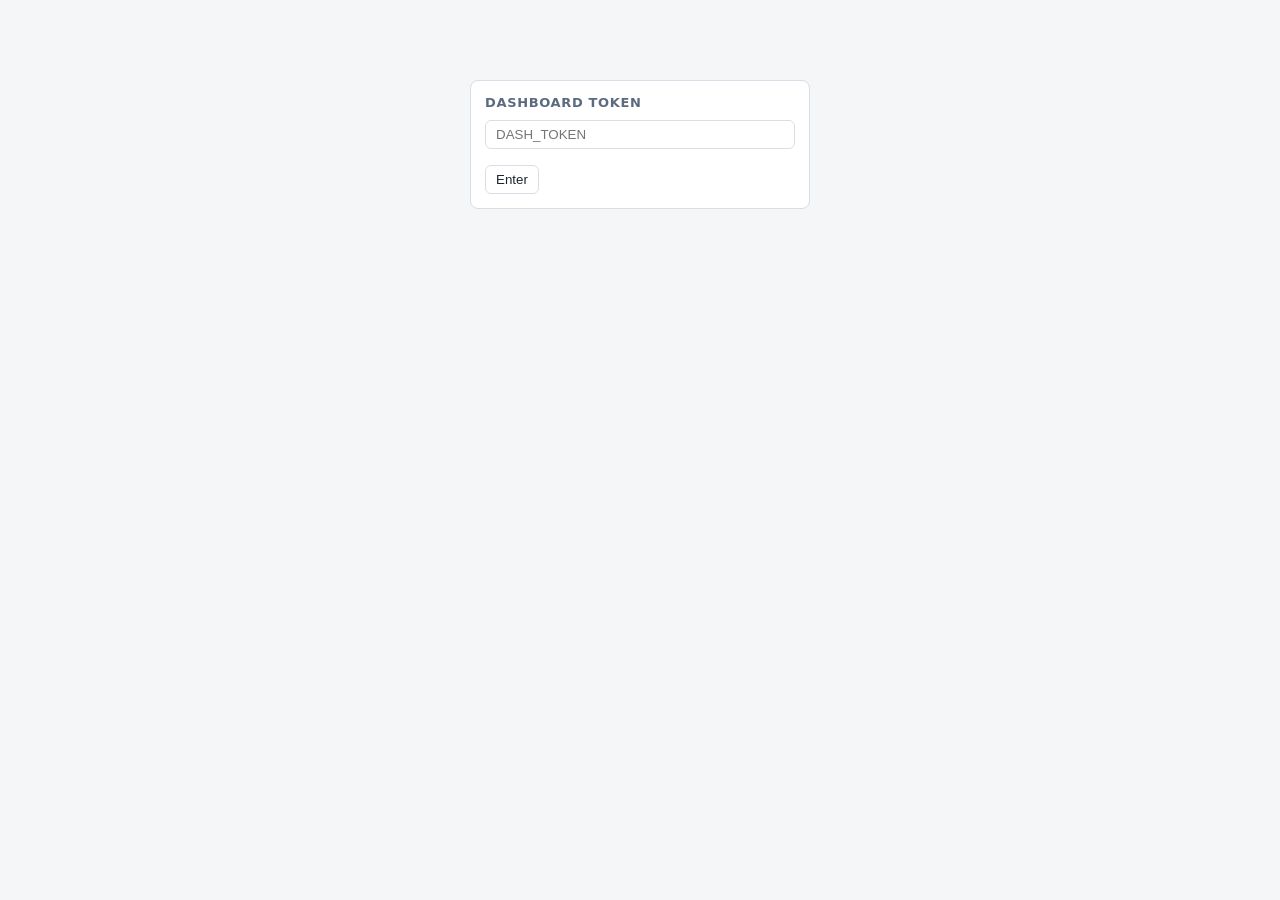
<file: honeypot2/dashboard/static/index.html>
<!doctype html>
<html lang="en"><head><meta charset="utf-8"><meta name="viewport" content="width=device-width,initial-scale=1">
<title>Honeypot Control</title>
<style>
:root{--bg:#0f1419;--card:#18202a;--line:#263241;--fg:#e6edf3;--mut:#8b9bb0;--ok:#3fb950;--warn:#d29922;--bad:#f85149;--acc:#58a6ff}
@media (prefers-color-scheme:light){:root{--bg:#f4f6f8;--card:#fff;--line:#d8dee6;--fg:#1c2530;--mut:#5b6b7e}}
*{box-sizing:border-box}body{margin:0;background:var(--bg);color:var(--fg);font:14px system-ui,sans-serif}
header{display:flex;justify-content:space-between;align-items:center;padding:14px 16px;border-bottom:1px solid var(--line)}
h1{font-size:17px;margin:0}main{padding:16px;display:grid;gap:16px;max-width:1200px;margin:auto}
.kpis{display:grid;grid-template-columns:repeat(auto-fit,minmax(150px,1fr));gap:12px}
.card{background:var(--card);border:1px solid var(--line);border-radius:8px;padding:14px;overflow:auto}
.kpi b{display:block;font-size:26px}.kpi span,.mut{color:var(--mut);font-size:12px}
.grid{display:grid;grid-template-columns:repeat(auto-fit,minmax(320px,1fr));gap:16px}
h2{font-size:13px;margin:0 0 10px;color:var(--mut);text-transform:uppercase;letter-spacing:.05em}
table{width:100%;border-collapse:collapse;font-size:12.5px}td,th{padding:5px 6px;text-align:left;border-bottom:1px solid var(--line);white-space:nowrap}
.bar{height:8px;background:var(--acc);border-radius:4px}.row{display:grid;grid-template-columns:130px 1fr 40px;gap:8px;align-items:center;margin:5px 0}
.sev{display:inline-block;min-width:22px;text-align:center;border-radius:4px;color:#fff;padding:1px 4px;font-weight:600}
.s0{background:#4b5563}.s1{background:var(--acc)}.s2{background:var(--warn)}.s3{background:var(--bad)}
.canary{border-color:var(--bad)}button,input{background:var(--card);color:var(--fg);border:1px solid var(--line);border-radius:6px;padding:6px 10px}
#login{max-width:340px;margin:80px auto}.hide{display:none}
</style></head><body>
<div id="login" class="card hide"><h2>Dashboard token</h2><input id="tok" type="password" placeholder="DASH_TOKEN" style="width:100%"><br><br><button onclick="saveTok()">Enter</button></div>
<div id="app" class="hide">
<header><h1>🍯 Honeypot Control</h1><span class="mut" id="stamp"></span></header>
<main>
<div class="kpis" id="kpis"></div>
<div class="card canary hide" id="canbox"><h2>🚨 Canary credentials reused</h2><div id="canary"></div></div>
<div class="grid">
 <div class="card"><h2>Activity (per hour)</h2><div id="timeline"></div></div>
 <div class="card"><h2>Attack categories</h2><div id="cats"></div></div>
 <div class="card"><h2>MITRE ATT&amp;CK</h2><div id="mitre"></div></div>
</div>
<div class="card"><h2>Top attackers <a class="mut" href="#" id="bl">download blocklist</a></h2><div id="ips"></div></div>
<div class="card"><h2>Live feed</h2><div id="feed"></div></div>
</main></div>
<script>
let T=localStorage.getItem('tok')||'';const $=id=>document.getElementById(id);
const esc=s=>String(s??'').replace(/[&<>"]/g,c=>({'&':'&amp;','<':'&lt;','>':'&gt;','"':'&quot;'}[c]));
function saveTok(){T=$('tok').value;localStorage.setItem('tok',T);boot()}
async function api(p){const r=await fetch('/api/'+p,{headers:{'X-Token':T}});if(r.status==401){localStorage.removeItem('tok');$('app').classList.add('hide');$('login').classList.remove('hide');throw 0}return r.json()}
const sev=n=>`<span class="sev s${n>=8?3:n>=5?2:n>=2?1:0}">${n}</span>`;
function bars(rows,k,v,w){const m=Math.max(1,...rows.map(r=>r[v]));return rows.map(r=>`<div class="row"><span>${esc(r[k]||'-')}</span><div class="bar" style="width:${r[v]/m*100}%"></div><span class="mut">${r[v]}</span></div>`).join('')||'<span class="mut">no data yet</span>'}
async function refresh(){
 const [s,ev,ips,cats,mit,tl,can]=await Promise.all(['summary','events?limit=40','top_ips','categories','mitre','timeline','canaries'].map(api));
 $('kpis').innerHTML=[['Events',s.events],['Unique IPs',s.ips],['High severity',s.high],['Canary hits',s.canary]].map(([a,b])=>`<div class="card kpi"><b>${b}</b><span>${a}</span></div>`).join('');
 $('stamp').textContent='last event: '+(s.last_event||'none')+' · refreshed '+new Date().toLocaleTimeString();
 $('timeline').innerHTML=bars(tl.slice(-12).map(r=>({h:r.hour.slice(5).replace('T',' ')+'h',n:r.n})),'h','n');
 $('cats').innerHTML=bars(cats,'category','n');$('mitre').innerHTML=bars(mit,'mitre','n');
 $('ips').innerHTML='<table><tr><th>IP</th><th>Country</th><th>Hits</th><th>Score</th><th>Last seen</th><th></th></tr>'+ips.map(r=>`<tr><td>${esc(r.ip)}</td><td>${esc(r.country||'?')}</td><td>${r.hits}</td><td>${r.score}</td><td>${esc(r.last_seen)}</td><td>${r.blocked?'blocked':`<button onclick="blk('${esc(r.ip)}')">block</button>`}</td></tr>`).join('')+'</table>';
 $('feed').innerHTML='<table><tr><th>Time</th><th>Sev</th><th>IP</th><th>Request</th><th>Category</th><th>Tags</th></tr>'+ev.map(r=>`<tr><td>${esc(r.ts.slice(11,19))}</td><td>${sev(r.severity)}</td><td>${esc(r.ip)}</td><td>${esc(r.method)} ${esc(r.path.slice(0,60))}</td><td>${esc(r.category)}</td><td>${esc(r.tags.join(', '))}</td></tr>`).join('')+'</table>';
 $('canbox').classList.toggle('hide',!can.length);
 $('canary').innerHTML=can.map(c=>`<div>${esc(c.ts)} — <b>${esc(c.ip)}</b> used a ${esc(c.kind)} secret issued to <b>${esc(c.issued_to)}</b> via ${esc(c.method)} ${esc(c.path)}</div>`).join('');
}
async function blk(ip){await fetch('/api/block/'+ip,{method:'POST',headers:{'X-Token':T}});refresh()}
$('bl').onclick=e=>{e.preventDefault();window.open('/api/blocklist.txt?token='+encodeURIComponent(T))}
function boot(){$('login').classList.add('hide');$('app').classList.remove('hide');refresh().catch(()=>{});setInterval(()=>refresh().catch(()=>{}),5000)}
T?boot():$('login').classList.remove('hide');
</script></body></html>
</file>
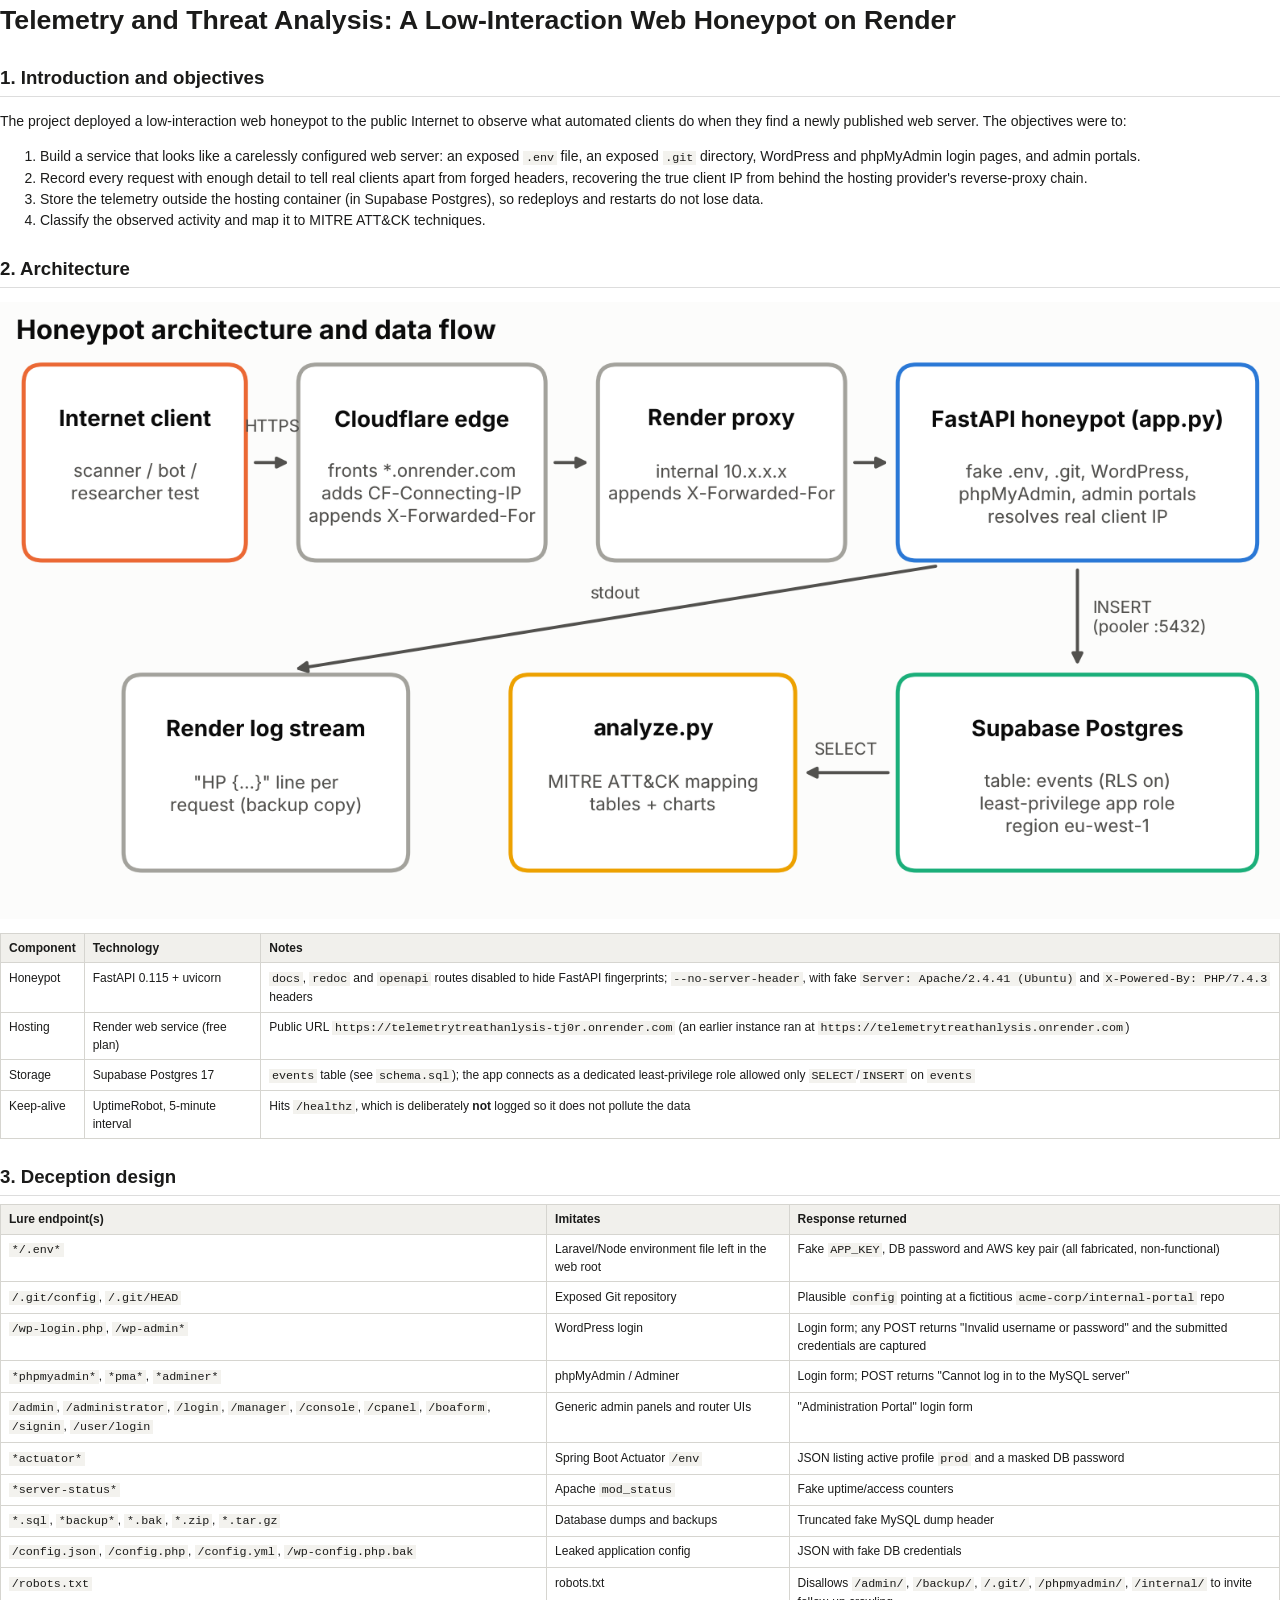
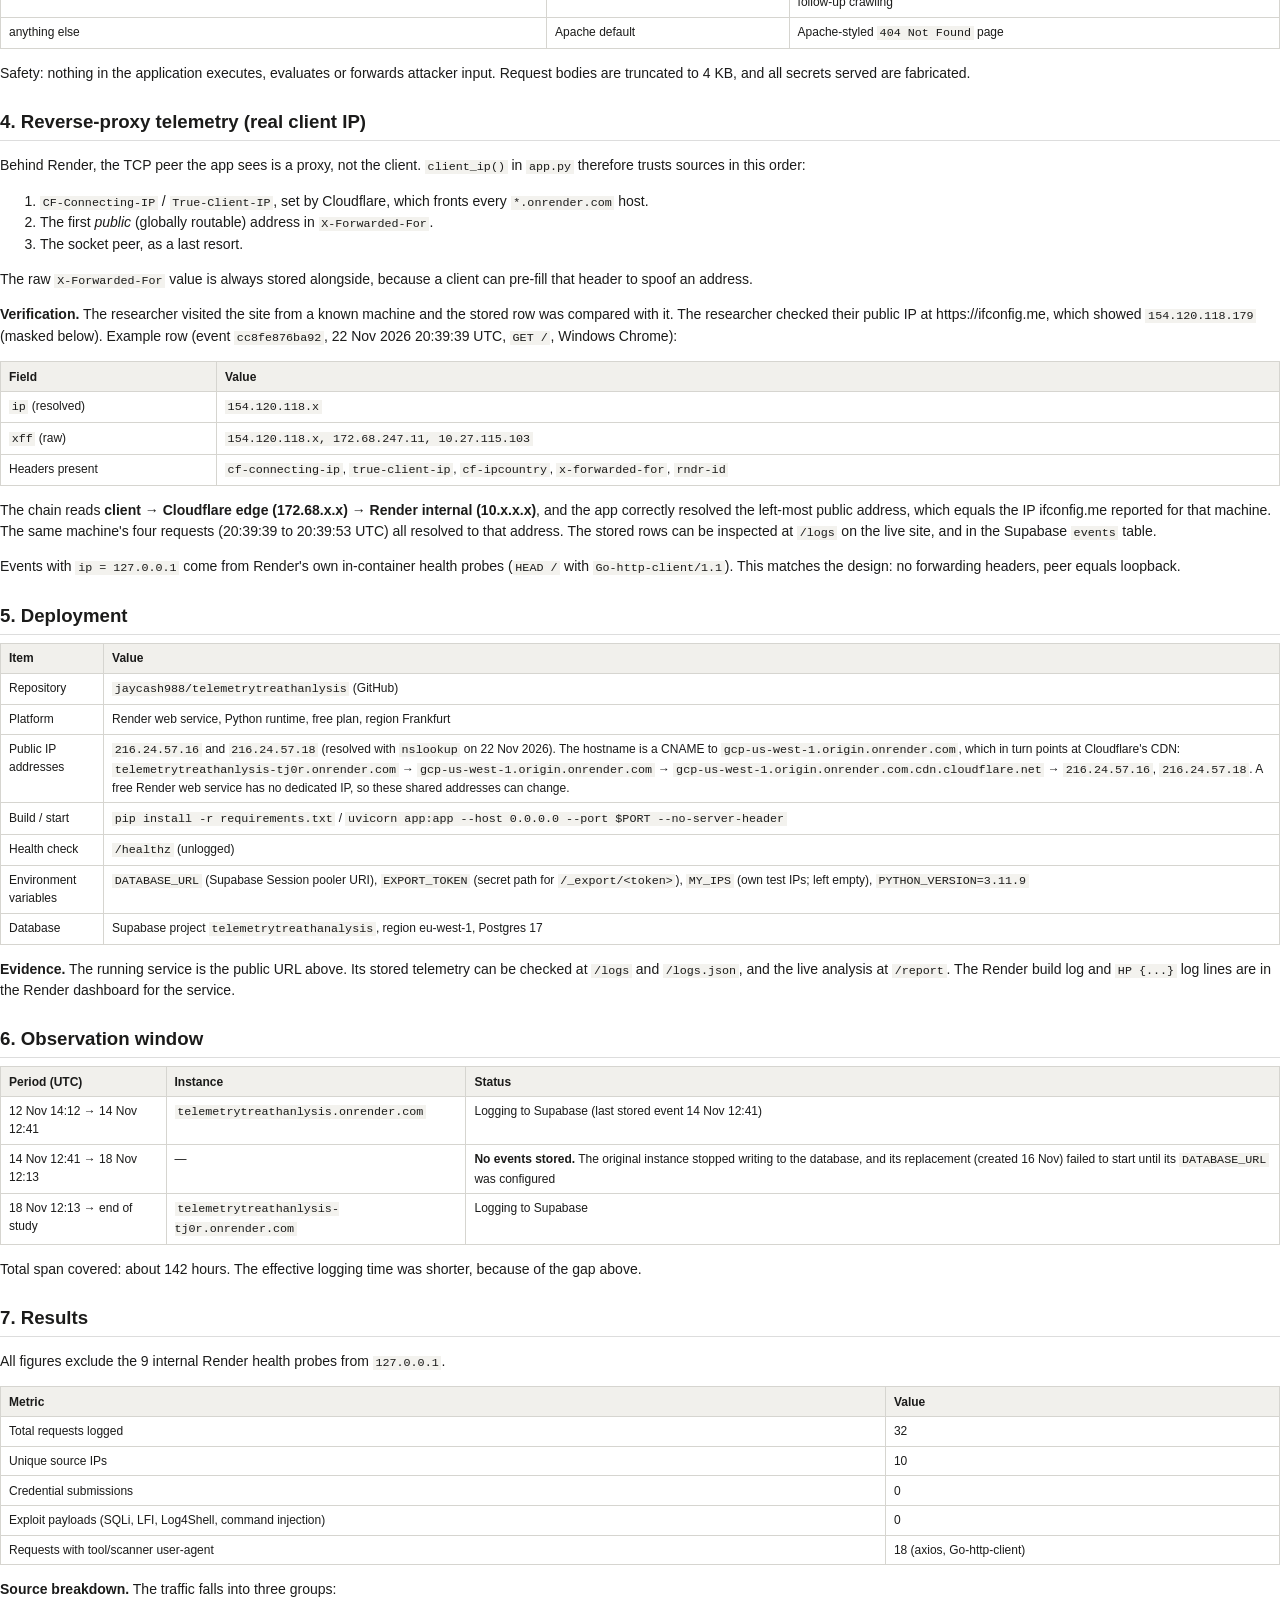
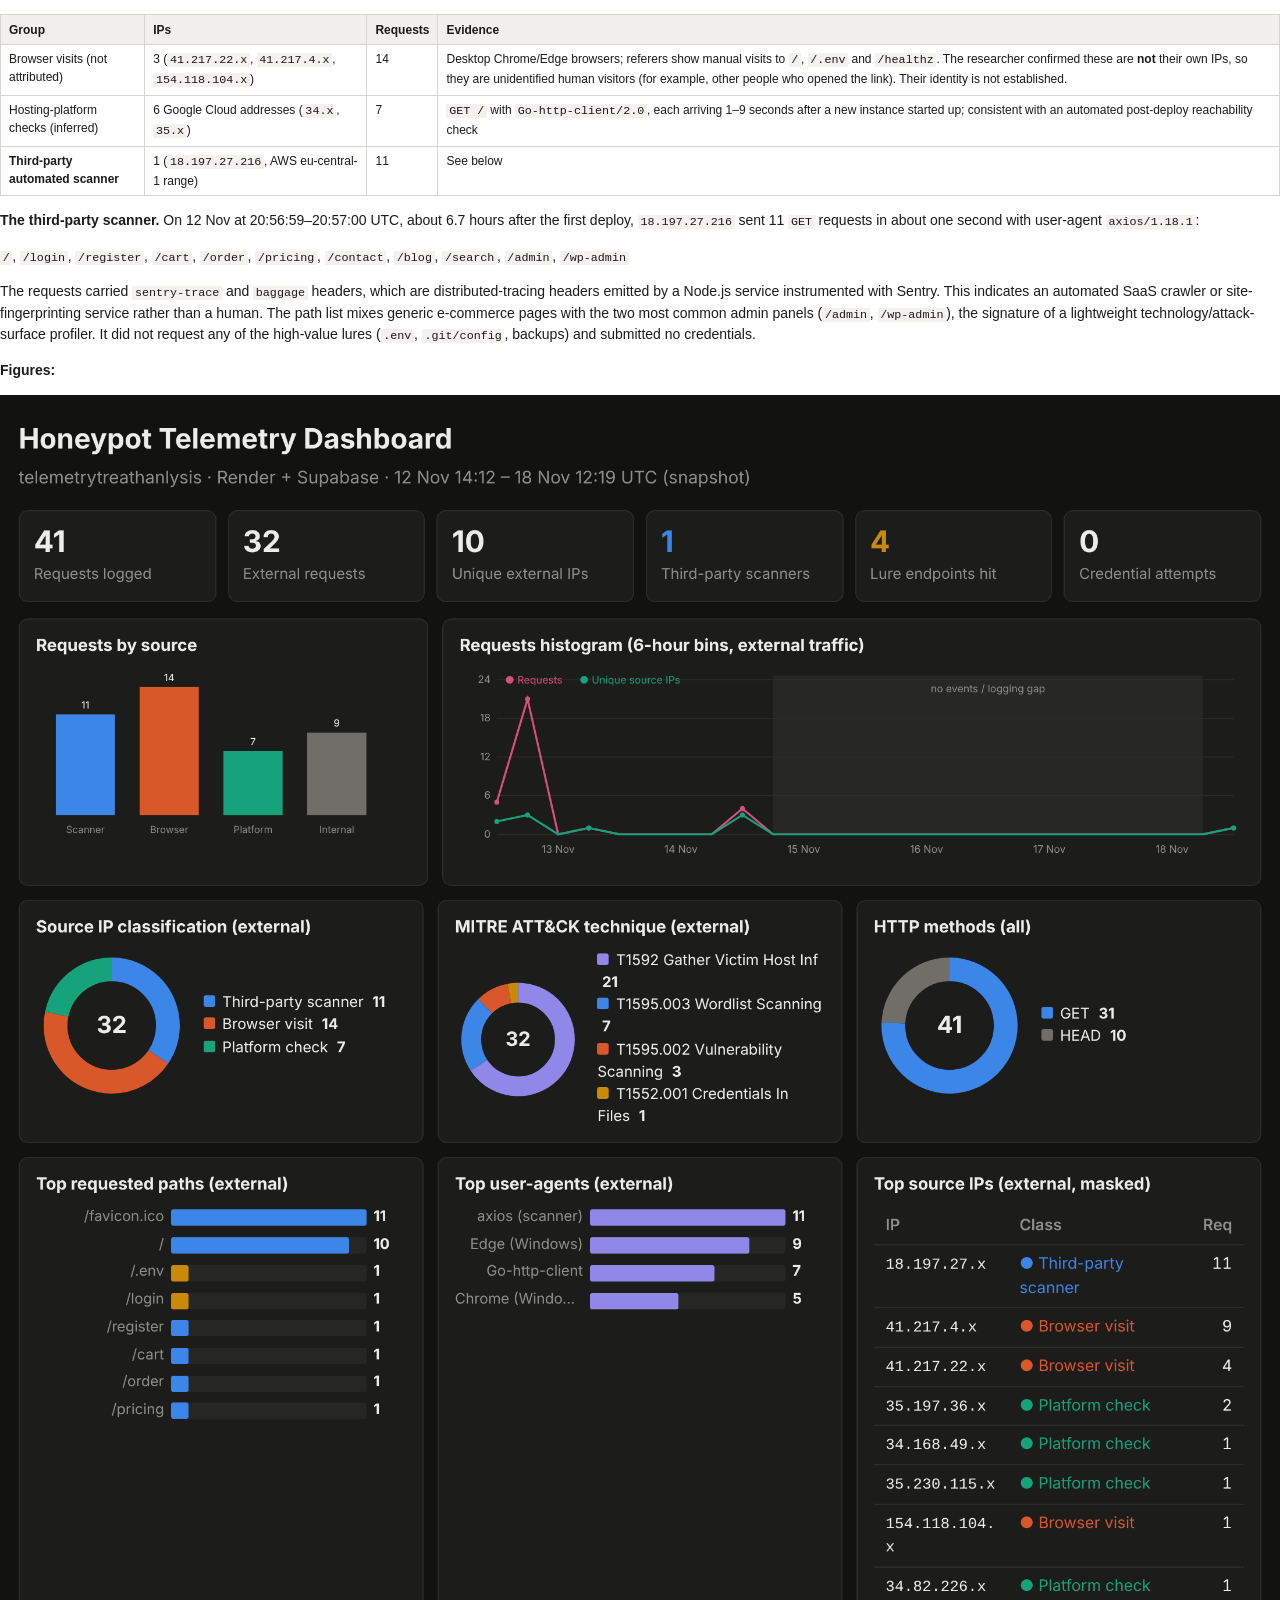
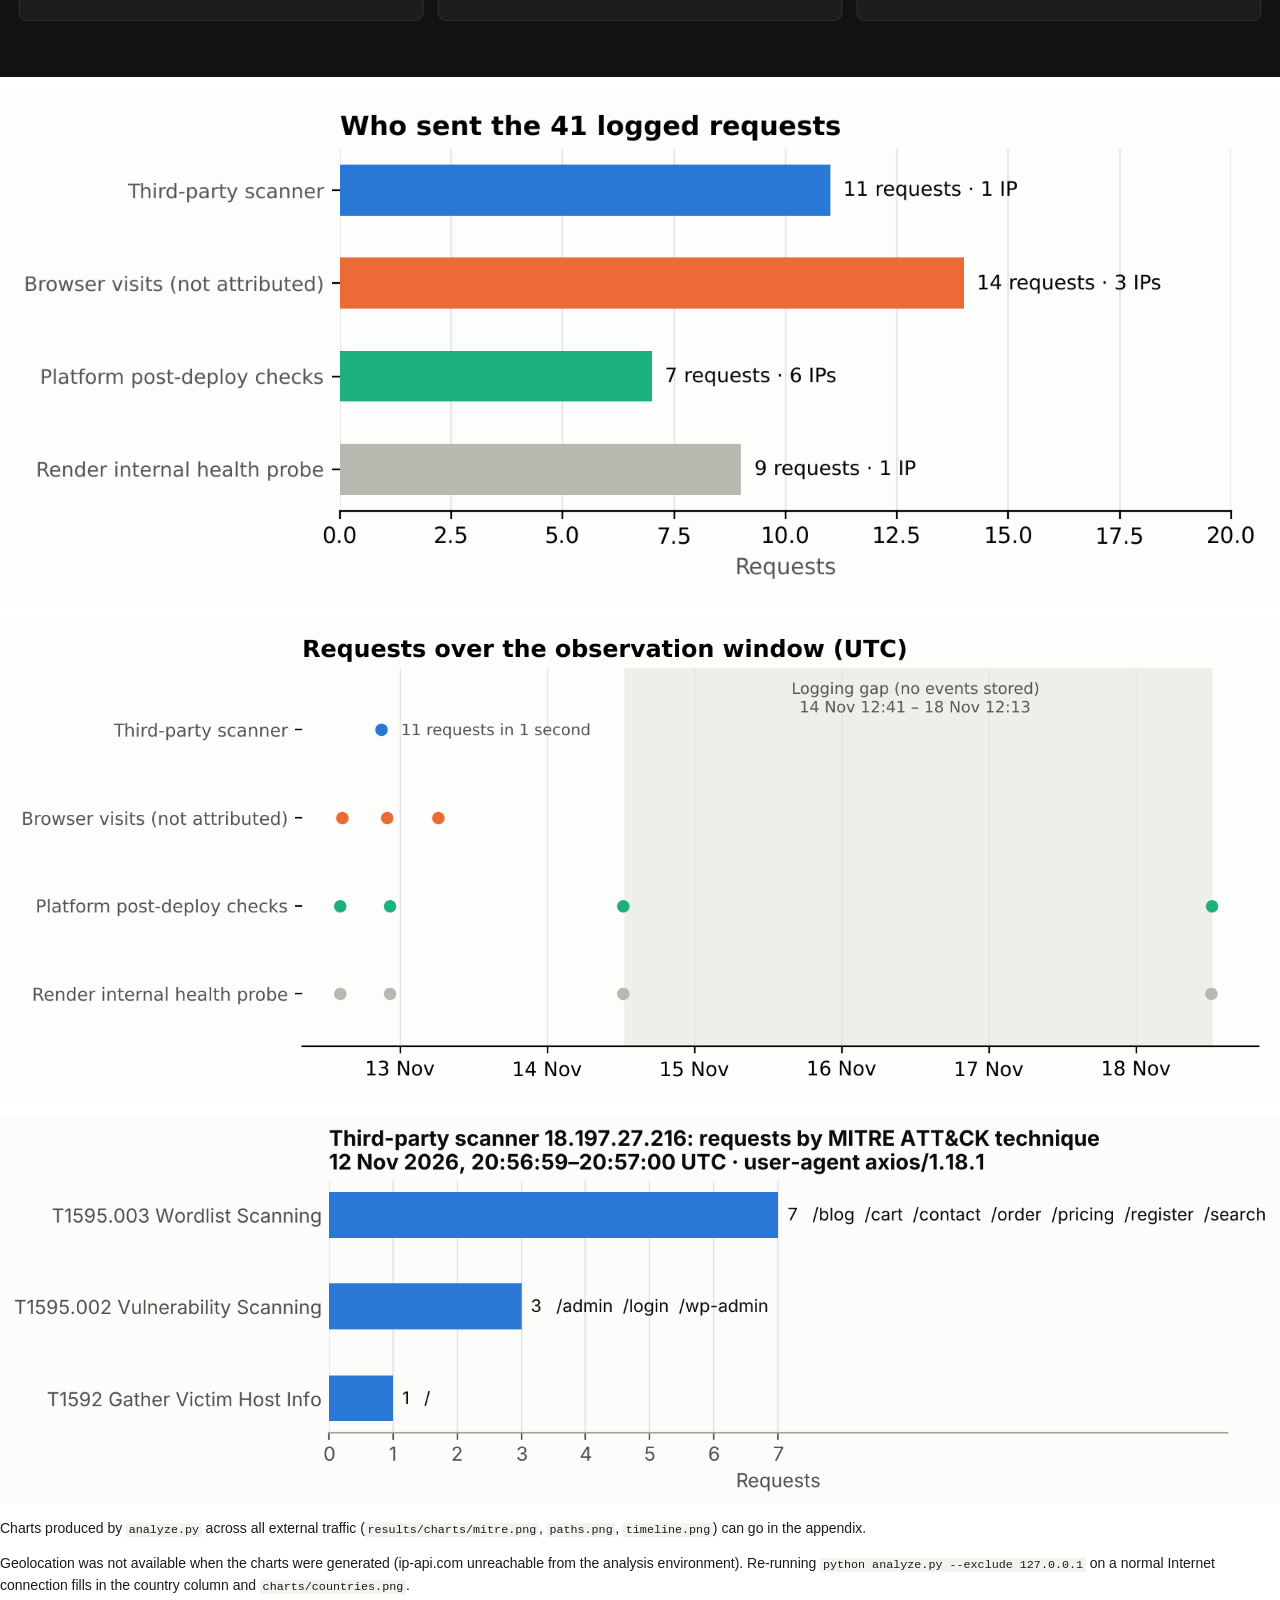
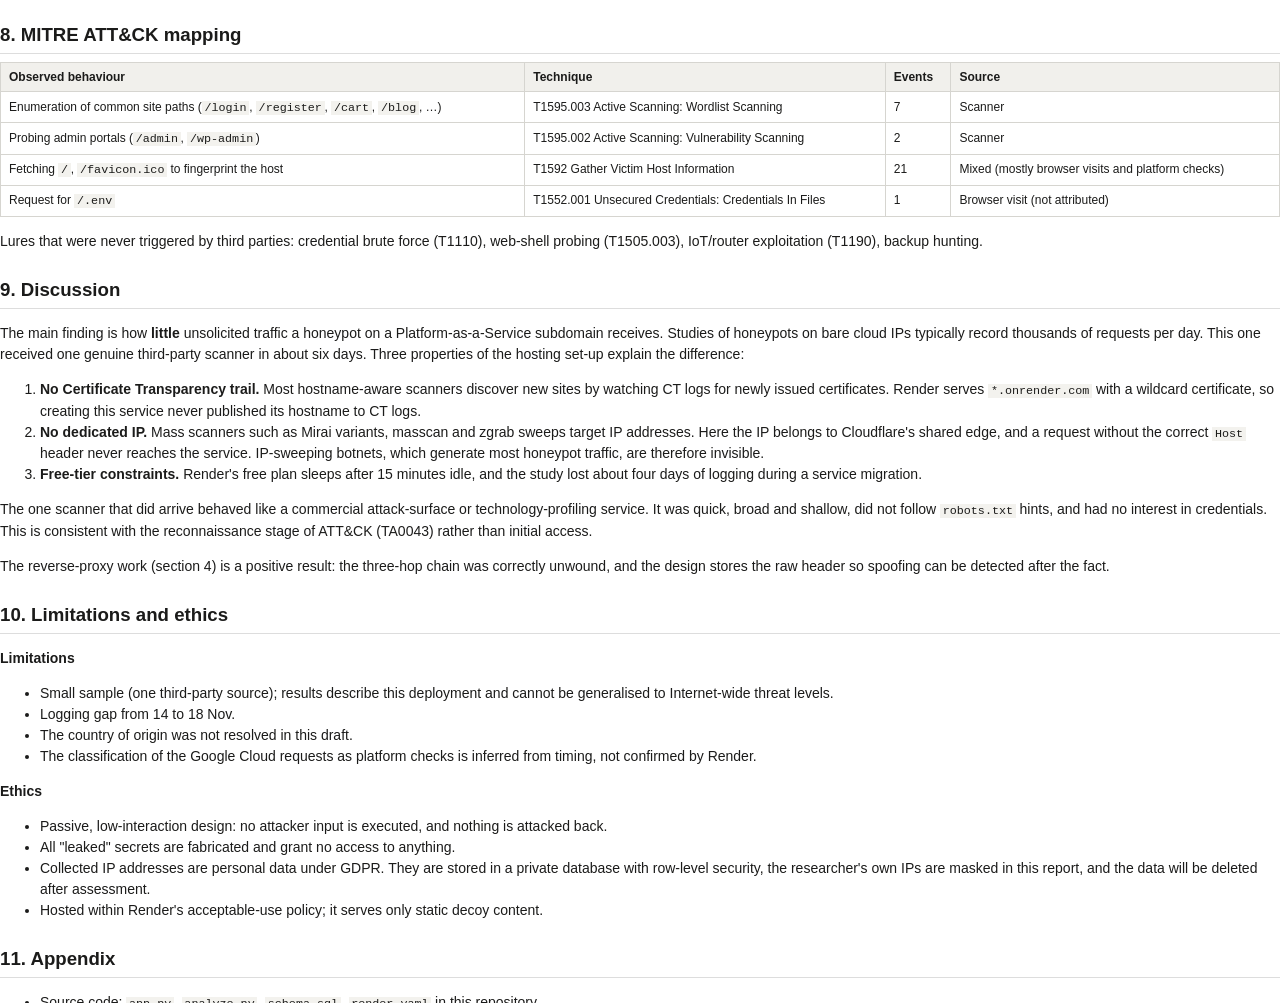
<file: results/report.html>
<!doctype html><html><head><meta charset='utf-8'><title>Honeypot Report</title><style>body{font-family:'Helvetica Neue',Arial,sans-serif;font-size:10.5pt;line-height:1.5;color:#1b1b1a;max-width:none;margin:0}
h1{font-size:20pt;margin:0 0 6pt}h2{font-size:14pt;margin:18pt 0 6pt;border-bottom:1px solid #ddd;padding-bottom:3pt;page-break-after:avoid}
table{border-collapse:collapse;width:100%;margin:6pt 0 10pt;font-size:9pt;page-break-inside:avoid}th,td{border:1px solid #d6d5d0;padding:4pt 6pt;text-align:left;vertical-align:top}th{background:#f1f0ec}
code{font-family:Menlo,Consolas,monospace;font-size:8.8pt;background:#f3f2ee;padding:0 2pt}pre{background:#f3f2ee;padding:8pt;font-size:8.3pt;overflow:hidden;page-break-inside:avoid}pre code{background:none}
img{max-width:100%;display:block;margin:8pt auto;page-break-inside:avoid}blockquote{border-left:3px solid #eda100;margin:0;padding:2pt 10pt;background:#fdf6e6}</style></head><body><h1>Telemetry and Threat Analysis: A Low-Interaction Web Honeypot on Render</h1>
<h2>1. Introduction and objectives</h2>
<p>The project deployed a low-interaction web honeypot to the public Internet to observe what automated clients do when they find a newly published web server. The objectives were to:</p>
<ol>
<li>Build a service that looks like a carelessly configured web server: an exposed <code>.env</code> file, an exposed <code>.git</code> directory, WordPress and phpMyAdmin login pages, and admin portals.</li>
<li>Record every request with enough detail to tell real clients apart from forged headers, recovering the true client IP from behind the hosting provider's reverse-proxy chain.</li>
<li>Store the telemetry outside the hosting container (in Supabase Postgres), so redeploys and restarts do not lose data.</li>
<li>Classify the observed activity and map it to MITRE ATT&amp;CK techniques.</li>
</ol>
<h2>2. Architecture</h2>
<p><img alt="Architecture and data flow" src="charts/fig_architecture.png" /></p>
<table>
<thead>
<tr>
<th>Component</th>
<th>Technology</th>
<th>Notes</th>
</tr>
</thead>
<tbody>
<tr>
<td>Honeypot</td>
<td>FastAPI 0.115 + uvicorn</td>
<td><code>docs</code>, <code>redoc</code> and <code>openapi</code> routes disabled to hide FastAPI fingerprints; <code>--no-server-header</code>, with fake <code>Server: Apache/2.4.41 (Ubuntu)</code> and <code>X-Powered-By: PHP/7.4.3</code> headers</td>
</tr>
<tr>
<td>Hosting</td>
<td>Render web service (free plan)</td>
<td>Public URL <code>https://telemetrytreathanlysis-tj0r.onrender.com</code> (an earlier instance ran at <code>https://telemetrytreathanlysis.onrender.com</code>)</td>
</tr>
<tr>
<td>Storage</td>
<td>Supabase Postgres 17</td>
<td><code>events</code> table (see <code>schema.sql</code>); the app connects as a dedicated least-privilege role allowed only <code>SELECT</code>/<code>INSERT</code> on <code>events</code></td>
</tr>
<tr>
<td>Keep-alive</td>
<td>UptimeRobot, 5-minute interval</td>
<td>Hits <code>/healthz</code>, which is deliberately <strong>not</strong> logged so it does not pollute the data</td>
</tr>
</tbody>
</table>
<h2>3. Deception design</h2>
<table>
<thead>
<tr>
<th>Lure endpoint(s)</th>
<th>Imitates</th>
<th>Response returned</th>
</tr>
</thead>
<tbody>
<tr>
<td><code>*/.env*</code></td>
<td>Laravel/Node environment file left in the web root</td>
<td>Fake <code>APP_KEY</code>, DB password and AWS key pair (all fabricated, non-functional)</td>
</tr>
<tr>
<td><code>/.git/config</code>, <code>/.git/HEAD</code></td>
<td>Exposed Git repository</td>
<td>Plausible <code>config</code> pointing at a fictitious <code>acme-corp/internal-portal</code> repo</td>
</tr>
<tr>
<td><code>/wp-login.php</code>, <code>/wp-admin*</code></td>
<td>WordPress login</td>
<td>Login form; any POST returns "Invalid username or password" and the submitted credentials are captured</td>
</tr>
<tr>
<td><code>*phpmyadmin*</code>, <code>*pma*</code>, <code>*adminer*</code></td>
<td>phpMyAdmin / Adminer</td>
<td>Login form; POST returns "Cannot log in to the MySQL server"</td>
</tr>
<tr>
<td><code>/admin</code>, <code>/administrator</code>, <code>/login</code>, <code>/manager</code>, <code>/console</code>, <code>/cpanel</code>, <code>/boaform</code>, <code>/signin</code>, <code>/user/login</code></td>
<td>Generic admin panels and router UIs</td>
<td>"Administration Portal" login form</td>
</tr>
<tr>
<td><code>*actuator*</code></td>
<td>Spring Boot Actuator <code>/env</code></td>
<td>JSON listing active profile <code>prod</code> and a masked DB password</td>
</tr>
<tr>
<td><code>*server-status*</code></td>
<td>Apache <code>mod_status</code></td>
<td>Fake uptime/access counters</td>
</tr>
<tr>
<td><code>*.sql</code>, <code>*backup*</code>, <code>*.bak</code>, <code>*.zip</code>, <code>*.tar.gz</code></td>
<td>Database dumps and backups</td>
<td>Truncated fake MySQL dump header</td>
</tr>
<tr>
<td><code>/config.json</code>, <code>/config.php</code>, <code>/config.yml</code>, <code>/wp-config.php.bak</code></td>
<td>Leaked application config</td>
<td>JSON with fake DB credentials</td>
</tr>
<tr>
<td><code>/robots.txt</code></td>
<td>robots.txt</td>
<td>Disallows <code>/admin/</code>, <code>/backup/</code>, <code>/.git/</code>, <code>/phpmyadmin/</code>, <code>/internal/</code> to invite follow-up crawling</td>
</tr>
<tr>
<td>anything else</td>
<td>Apache default</td>
<td>Apache-styled <code>404 Not Found</code> page</td>
</tr>
</tbody>
</table>
<p>Safety: nothing in the application executes, evaluates or forwards attacker input. Request bodies are truncated to 4 KB, and all secrets served are fabricated.</p>
<h2>4. Reverse-proxy telemetry (real client IP)</h2>
<p>Behind Render, the TCP peer the app sees is a proxy, not the client. <code>client_ip()</code> in <code>app.py</code> therefore trusts sources in this order:</p>
<ol>
<li><code>CF-Connecting-IP</code> / <code>True-Client-IP</code>, set by Cloudflare, which fronts every <code>*.onrender.com</code> host.</li>
<li>The first <em>public</em> (globally routable) address in <code>X-Forwarded-For</code>.</li>
<li>The socket peer, as a last resort.</li>
</ol>
<p>The raw <code>X-Forwarded-For</code> value is always stored alongside, because a client can pre-fill that header to spoof an address.</p>
<p><strong>Verification.</strong> The researcher visited the site from a known machine and the stored row was compared with it. The researcher checked their public IP at https://ifconfig.me, which showed <code>154.120.118.179</code> (masked below). Example row (event <code>cc8fe876ba92</code>, 22 Nov 2026 20:39:39 UTC, <code>GET /</code>, Windows Chrome):</p>
<table>
<thead>
<tr>
<th>Field</th>
<th>Value</th>
</tr>
</thead>
<tbody>
<tr>
<td><code>ip</code> (resolved)</td>
<td><code>154.120.118.x</code></td>
</tr>
<tr>
<td><code>xff</code> (raw)</td>
<td><code>154.120.118.x, 172.68.247.11, 10.27.115.103</code></td>
</tr>
<tr>
<td>Headers present</td>
<td><code>cf-connecting-ip</code>, <code>true-client-ip</code>, <code>cf-ipcountry</code>, <code>x-forwarded-for</code>, <code>rndr-id</code></td>
</tr>
</tbody>
</table>
<p>The chain reads <strong>client → Cloudflare edge (172.68.x.x) → Render internal (10.x.x.x)</strong>, and the app correctly resolved the left-most public address, which equals the IP ifconfig.me reported for that machine. The same machine's four requests (20:39:39 to 20:39:53 UTC) all resolved to that address. The stored rows can be inspected at <code>/logs</code> on the live site, and in the Supabase <code>events</code> table.</p>
<p>Events with <code>ip = 127.0.0.1</code> come from Render's own in-container health probes (<code>HEAD /</code> with <code>Go-http-client/1.1</code>). This matches the design: no forwarding headers, peer equals loopback.</p>
<h2>5. Deployment</h2>
<table>
<thead>
<tr>
<th>Item</th>
<th>Value</th>
</tr>
</thead>
<tbody>
<tr>
<td>Repository</td>
<td><code>jaycash988/telemetrytreathanlysis</code> (GitHub)</td>
</tr>
<tr>
<td>Platform</td>
<td>Render web service, Python runtime, free plan, region Frankfurt</td>
</tr>
<tr>
<td>Public IP addresses</td>
<td><code>216.24.57.16</code> and <code>216.24.57.18</code> (resolved with <code>nslookup</code> on 22 Nov 2026). The hostname is a CNAME to <code>gcp-us-west-1.origin.onrender.com</code>, which in turn points at Cloudflare's CDN: <code>telemetrytreathanlysis-tj0r.onrender.com</code> → <code>gcp-us-west-1.origin.onrender.com</code> → <code>gcp-us-west-1.origin.onrender.com.cdn.cloudflare.net</code> → <code>216.24.57.16</code>, <code>216.24.57.18</code>. A free Render web service has no dedicated IP, so these shared addresses can change.</td>
</tr>
<tr>
<td>Build / start</td>
<td><code>pip install -r requirements.txt</code> / <code>uvicorn app:app --host 0.0.0.0 --port $PORT --no-server-header</code></td>
</tr>
<tr>
<td>Health check</td>
<td><code>/healthz</code> (unlogged)</td>
</tr>
<tr>
<td>Environment variables</td>
<td><code>DATABASE_URL</code> (Supabase Session pooler URI), <code>EXPORT_TOKEN</code> (secret path for <code>/_export/&lt;token&gt;</code>), <code>MY_IPS</code> (own test IPs; left empty), <code>PYTHON_VERSION=3.11.9</code></td>
</tr>
<tr>
<td>Database</td>
<td>Supabase project <code>telemetrytreathanalysis</code>, region eu-west-1, Postgres 17</td>
</tr>
</tbody>
</table>
<p><strong>Evidence.</strong> The running service is the public URL above. Its stored telemetry can be checked at <code>/logs</code> and <code>/logs.json</code>, and the live analysis at <code>/report</code>. The Render build log and <code>HP {...}</code> log lines are in the Render dashboard for the service.</p>
<h2>6. Observation window</h2>
<table>
<thead>
<tr>
<th>Period (UTC)</th>
<th>Instance</th>
<th>Status</th>
</tr>
</thead>
<tbody>
<tr>
<td>12 Nov 14:12 → 14 Nov 12:41</td>
<td><code>telemetrytreathanlysis.onrender.com</code></td>
<td>Logging to Supabase (last stored event 14 Nov 12:41)</td>
</tr>
<tr>
<td>14 Nov 12:41 → 18 Nov 12:13</td>
<td>—</td>
<td><strong>No events stored.</strong> The original instance stopped writing to the database, and its replacement (created 16 Nov) failed to start until its <code>DATABASE_URL</code> was configured</td>
</tr>
<tr>
<td>18 Nov 12:13 → end of study</td>
<td><code>telemetrytreathanlysis-tj0r.onrender.com</code></td>
<td>Logging to Supabase</td>
</tr>
</tbody>
</table>
<p>Total span covered: about 142 hours. The effective logging time was shorter, because of the gap above.</p>
<h2>7. Results</h2>
<p>All figures exclude the 9 internal Render health probes from <code>127.0.0.1</code>.</p>
<table>
<thead>
<tr>
<th>Metric</th>
<th>Value</th>
</tr>
</thead>
<tbody>
<tr>
<td>Total requests logged</td>
<td>32</td>
</tr>
<tr>
<td>Unique source IPs</td>
<td>10</td>
</tr>
<tr>
<td>Credential submissions</td>
<td>0</td>
</tr>
<tr>
<td>Exploit payloads (SQLi, LFI, Log4Shell, command injection)</td>
<td>0</td>
</tr>
<tr>
<td>Requests with tool/scanner user-agent</td>
<td>18 (axios, Go-http-client)</td>
</tr>
</tbody>
</table>
<p><strong>Source breakdown.</strong> The traffic falls into three groups:</p>
<table>
<thead>
<tr>
<th>Group</th>
<th>IPs</th>
<th>Requests</th>
<th>Evidence</th>
</tr>
</thead>
<tbody>
<tr>
<td>Browser visits (not attributed)</td>
<td>3 (<code>41.217.22.x</code>, <code>41.217.4.x</code>, <code>154.118.104.x</code>)</td>
<td>14</td>
<td>Desktop Chrome/Edge browsers; referers show manual visits to <code>/</code>, <code>/.env</code> and <code>/healthz</code>. The researcher confirmed these are <strong>not</strong> their own IPs, so they are unidentified human visitors (for example, other people who opened the link). Their identity is not established.</td>
</tr>
<tr>
<td>Hosting-platform checks (inferred)</td>
<td>6 Google Cloud addresses (<code>34.x</code>, <code>35.x</code>)</td>
<td>7</td>
<td><code>GET /</code> with <code>Go-http-client/2.0</code>, each arriving 1–9 seconds after a new instance started up; consistent with an automated post-deploy reachability check</td>
</tr>
<tr>
<td><strong>Third-party automated scanner</strong></td>
<td>1 (<code>18.197.27.216</code>, AWS eu-central-1 range)</td>
<td>11</td>
<td>See below</td>
</tr>
</tbody>
</table>
<p><strong>The third-party scanner.</strong> On 12 Nov at 20:56:59–20:57:00 UTC, about 6.7 hours after the first deploy, <code>18.197.27.216</code> sent 11 <code>GET</code> requests in about one second with user-agent <code>axios/1.18.1</code>:</p>
<p><code>/</code>, <code>/login</code>, <code>/register</code>, <code>/cart</code>, <code>/order</code>, <code>/pricing</code>, <code>/contact</code>, <code>/blog</code>, <code>/search</code>, <code>/admin</code>, <code>/wp-admin</code></p>
<p>The requests carried <code>sentry-trace</code> and <code>baggage</code> headers, which are distributed-tracing headers emitted by a Node.js service instrumented with Sentry. This indicates an automated SaaS crawler or site-fingerprinting service rather than a human. The path list mixes generic e-commerce pages with the two most common admin panels (<code>/admin</code>, <code>/wp-admin</code>), the signature of a lightweight technology/attack-surface profiler. It did not request any of the high-value lures (<code>.env</code>, <code>.git/config</code>, backups) and submitted no credentials.</p>
<p><strong>Figures:</strong></p>
<p><img alt="Telemetry dashboard" src="charts/fig_dashboard.png" /></p>
<p><img alt="Who sent the logged requests" src="charts/fig_sources.png" /></p>
<p><img alt="Requests over the observation window" src="charts/fig_timeline.png" /></p>
<p><img alt="Scanner requests by MITRE technique" src="charts/fig_scanner_paths.png" /></p>
<p>Charts produced by <code>analyze.py</code> across all external traffic (<code>results/charts/mitre.png</code>, <code>paths.png</code>, <code>timeline.png</code>) can go in the appendix.</p>
<p>Geolocation was not available when the charts were generated (ip-api.com unreachable from the analysis environment). Re-running <code>python analyze.py --exclude 127.0.0.1</code> on a normal Internet connection fills in the country column and <code>charts/countries.png</code>.</p>
<h2>8. MITRE ATT&amp;CK mapping</h2>
<table>
<thead>
<tr>
<th>Observed behaviour</th>
<th>Technique</th>
<th>Events</th>
<th>Source</th>
</tr>
</thead>
<tbody>
<tr>
<td>Enumeration of common site paths (<code>/login</code>, <code>/register</code>, <code>/cart</code>, <code>/blog</code>, …)</td>
<td>T1595.003 Active Scanning: Wordlist Scanning</td>
<td>7</td>
<td>Scanner</td>
</tr>
<tr>
<td>Probing admin portals (<code>/admin</code>, <code>/wp-admin</code>)</td>
<td>T1595.002 Active Scanning: Vulnerability Scanning</td>
<td>2</td>
<td>Scanner</td>
</tr>
<tr>
<td>Fetching <code>/</code>, <code>/favicon.ico</code> to fingerprint the host</td>
<td>T1592 Gather Victim Host Information</td>
<td>21</td>
<td>Mixed (mostly browser visits and platform checks)</td>
</tr>
<tr>
<td>Request for <code>/.env</code></td>
<td>T1552.001 Unsecured Credentials: Credentials In Files</td>
<td>1</td>
<td>Browser visit (not attributed)</td>
</tr>
</tbody>
</table>
<p>Lures that were never triggered by third parties: credential brute force (T1110), web-shell probing (T1505.003), IoT/router exploitation (T1190), backup hunting.</p>
<h2>9. Discussion</h2>
<p>The main finding is how <strong>little</strong> unsolicited traffic a honeypot on a Platform-as-a-Service subdomain receives. Studies of honeypots on bare cloud IPs typically record thousands of requests per day. This one received one genuine third-party scanner in about six days. Three properties of the hosting set-up explain the difference:</p>
<ol>
<li><strong>No Certificate Transparency trail.</strong> Most hostname-aware scanners discover new sites by watching CT logs for newly issued certificates. Render serves <code>*.onrender.com</code> with a wildcard certificate, so creating this service never published its hostname to CT logs.</li>
<li><strong>No dedicated IP.</strong> Mass scanners such as Mirai variants, masscan and zgrab sweeps target IP addresses. Here the IP belongs to Cloudflare's shared edge, and a request without the correct <code>Host</code> header never reaches the service. IP-sweeping botnets, which generate most honeypot traffic, are therefore invisible.</li>
<li><strong>Free-tier constraints.</strong> Render's free plan sleeps after 15 minutes idle, and the study lost about four days of logging during a service migration.</li>
</ol>
<p>The one scanner that did arrive behaved like a commercial attack-surface or technology-profiling service. It was quick, broad and shallow, did not follow <code>robots.txt</code> hints, and had no interest in credentials. This is consistent with the reconnaissance stage of ATT&amp;CK (TA0043) rather than initial access.</p>
<p>The reverse-proxy work (section 4) is a positive result: the three-hop chain was correctly unwound, and the design stores the raw header so spoofing can be detected after the fact.</p>
<h2>10. Limitations and ethics</h2>
<p><strong>Limitations</strong></p>
<ul>
<li>Small sample (one third-party source); results describe this deployment and cannot be generalised to Internet-wide threat levels.</li>
<li>Logging gap from 14 to 18 Nov.</li>
<li>The country of origin was not resolved in this draft.</li>
<li>The classification of the Google Cloud requests as platform checks is inferred from timing, not confirmed by Render.</li>
</ul>
<p><strong>Ethics</strong></p>
<ul>
<li>Passive, low-interaction design: no attacker input is executed, and nothing is attacked back.</li>
<li>All "leaked" secrets are fabricated and grant no access to anything.</li>
<li>Collected IP addresses are personal data under GDPR. They are stored in a private database with row-level security, the researcher's own IPs are masked in this report, and the data will be deleted after assessment.</li>
<li>Hosted within Render's acceptable-use policy; it serves only static decoy content.</li>
</ul>
<h2>11. Appendix</h2>
<ul>
<li>Source code: <code>app.py</code>, <code>analyze.py</code>, <code>schema.sql</code>, <code>render.yaml</code> in this repository.</li>
<li>Evidence: the live dashboard (<code>/report</code>), the event log (<code>/logs</code>), the source repository, and the Render and Supabase dashboards for the deployed service.</li>
</ul></body></html>
</file>
